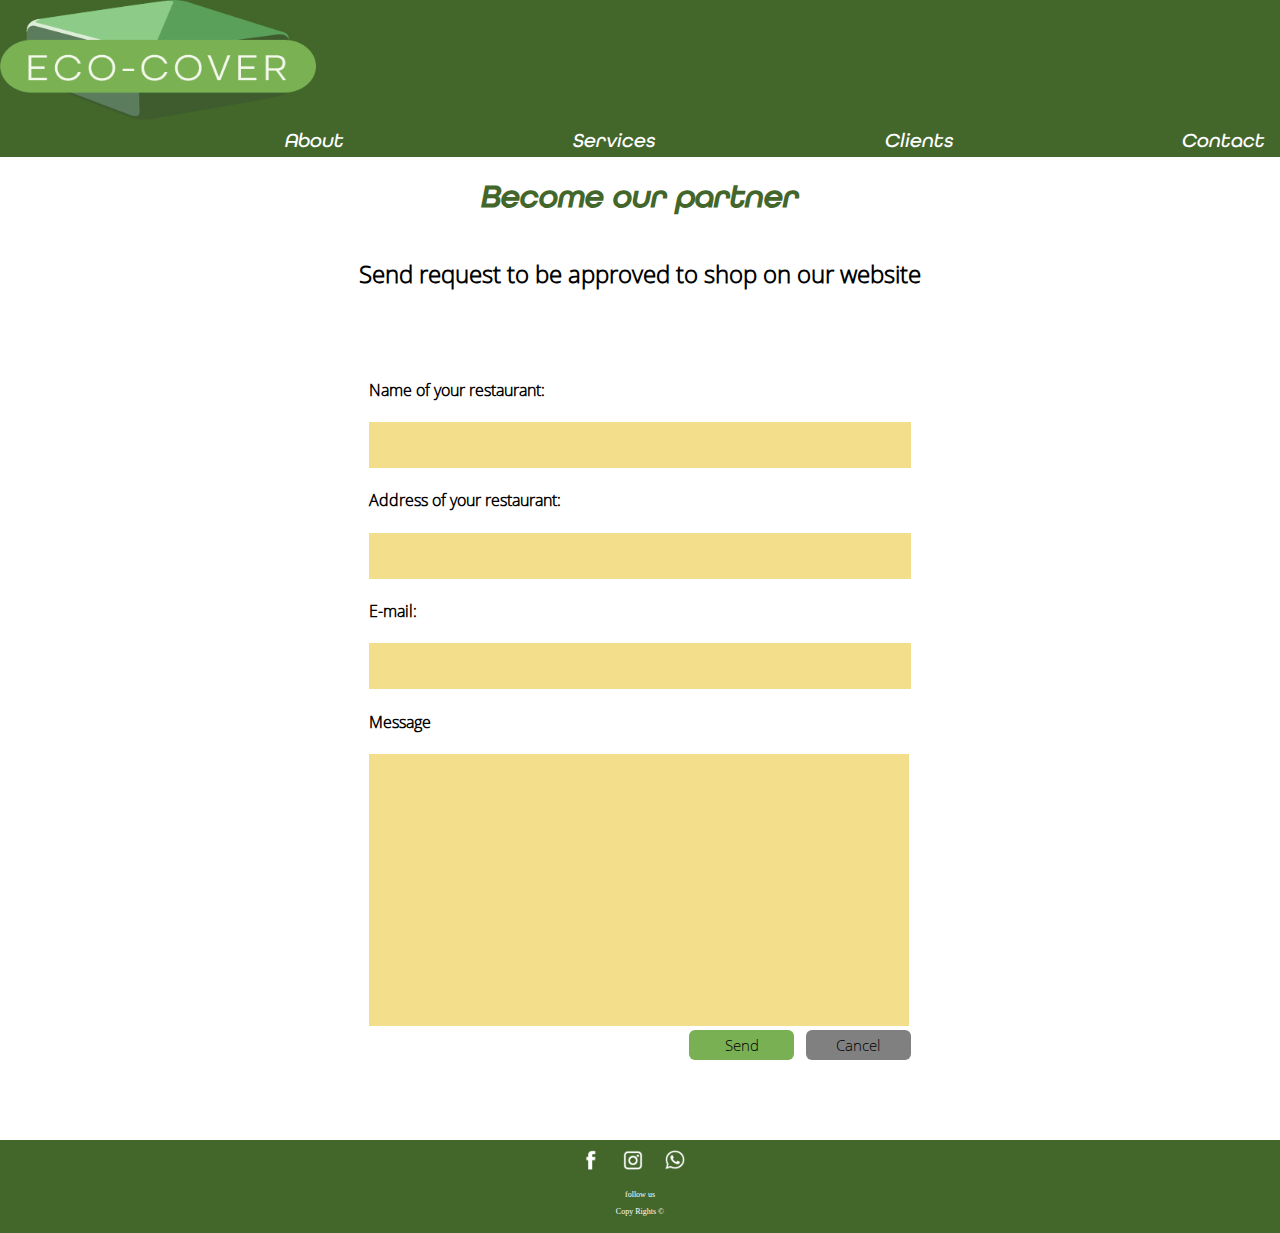
<file: Proiect/index.html>
<!DOCTYPE html>
<html lang="en">
<head>
    <meta charset="UTF-8">
    <meta http-equiv="X-UA-Compatible" content="IE=edge">
    <meta name="viewport" content="width=device-width, initial-scale=1.0">
    <title>Document</title>
    <link rel="stylesheet" href="style.css">
</head>
<body>
    <header>
        <img src="graphic1.png" alt="logo" style="width: fit-content;">
    
        <nav>
    <div class="sidenav">
        <button class="dropdown-btn"><img src="icondrop.png" alt="icondrop">
          <i class="fa fa-caret-down"></i>
        </button>
        <div class="dropdown-container">
        <a href="#about">About</a>
        <a href="#services">Services</a>
        <a href="#clients">Clients</a>
        <a href="#contact">Contact</a>
        </div>
      </div>
      <nav class="navdesktop">
      <a href="#about">About</a>
        <a href="#services">Services</a>
        <a href="#clients">Clients</a>
        <a href="#contact">Contact</a>

    </nav>
</header>


    <section class="headers">
<h1 class="h1">Become our partner</h1>
<h2 class="h2">Send request to be approved to shop on our website</h2>
</section>

<section class="mainsection">
    <form action="request">
            <h4>Name of your restaurant:</h4>
            <input type="text" class="input1">
            
            <h4>Address of your restaurant:</h4>
            <input type="text" class="input1">

            <h4>E-mail:</h4>
            <input type="email" class="input1">

            <h4>Message</h4>
            <textarea rows="7" cols="2" class="input2"></textarea>

            <section class="buttons">
            <input type="submit" value="Send" class="send">
            <input type="reset" value="Cancel" class="cancel"> 
            </section>
    </form>
</section>


<style>
    footer{
        background-color:#43662B ;
        position: relative;
        left: 0;
        bottom: 0;
        width: 100%;
        color: white;
        text-align: center;
        font-family: opensans;
        font-size: 8px;
        
    
    }
    .socialico{
        width: 20px ;
        padding: 10px;
    
    }
    .anotationframe{
        margin: 15px;
    }
    </style>
    
    
    <footer>
        <container class="socialframe">
            <a href="default.asp"><img class="socialico"src="face.png"></a>
            <a href="default.asp"><img class="socialico"src="insta.png"></a>
            <a href="default.asp"><img class="socialico"src="wats.png"></a>
        </container>
        <container class="anotationframe">
            <p>follow us</p>
            <p>Copy Rights ©</p>
        </container>
    </footer>

</body>
<script>
//* Loop through all dropdown buttons to toggle between hiding and showing its dropdown content - This allows the user to have multiple dropdowns without any conflict */
var dropdown = document.getElementsByClassName("dropdown-btn");
var i;

for (i = 0; i < dropdown.length; i++) {
  dropdown[i].addEventListener("click", function() {
    this.classList.toggle("active");
    var dropdownContent = this.nextElementSibling;
    if (dropdownContent.style.display === "block") {
      dropdownContent.style.display = "none";
    } else {
      dropdownContent.style.display = "block";
    }
  });
}
</script>
</html>
</file>
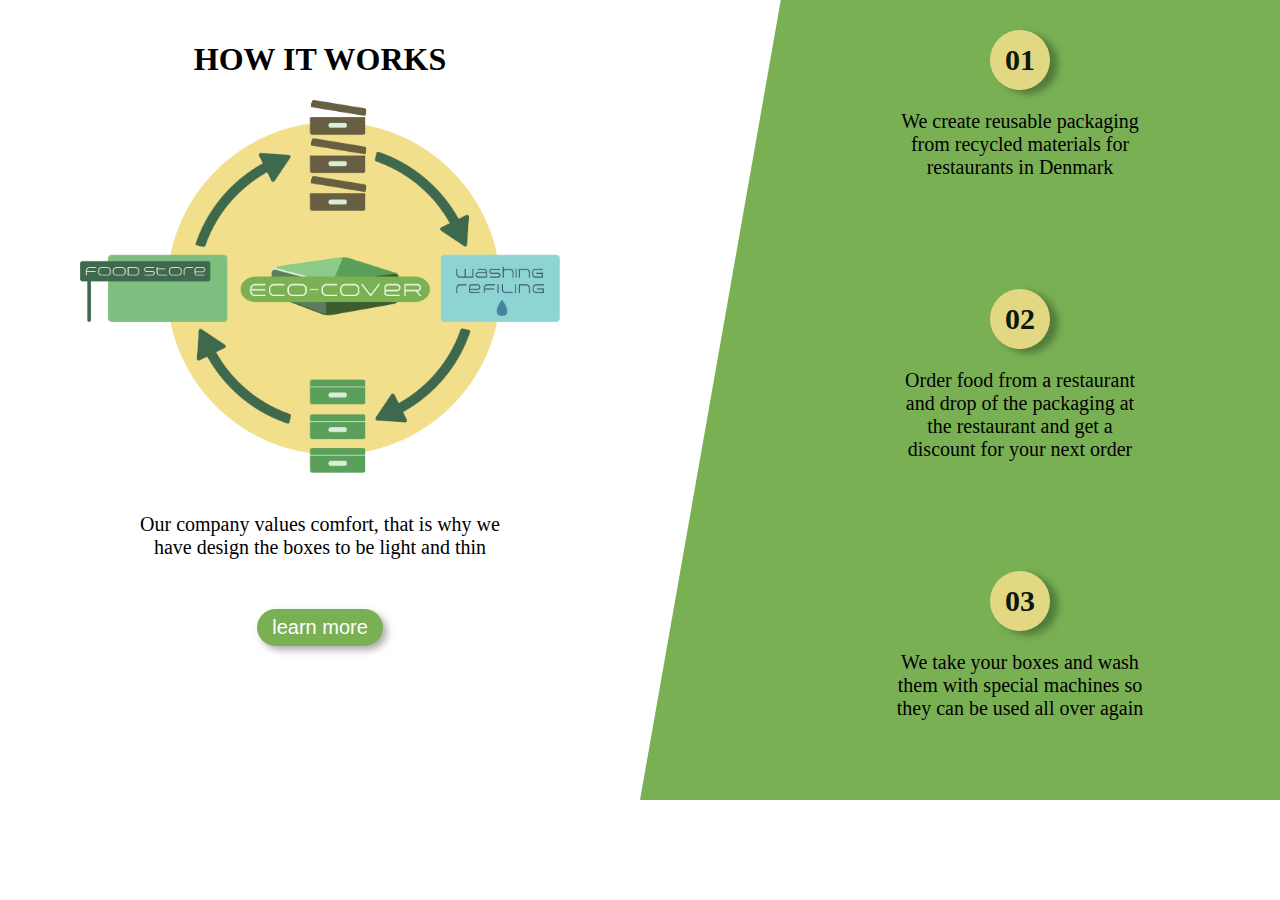
<file: howitworks/how-it-works.html>
<!DOCTYPE html>

<html lang="en">


<head>
    <meta charset="UTF-8">
    <meta name="viewport" content="width=device-width, initial-scale=1.0">
    <title>Ecocover</title>
    <link rel="stylesheet" href="how-it-works-style.css">

</head>


<Body class="boarder">



    <section class="main">


        <section class="visual">

            <h1>how it works</h1>
            <img class="diagram" src="diagram.png" alt="">
            <p>Our company values comfort, that is why we have design the boxes to be light and thin</p>
            
            <button class="learn-more" onclick="window.location.href='#';"> learn more</button>

        </section>

        <section class="what-to-do">

            <div class="steps">
                <h2>01</h2>
            </div>

            <div class="description">
                <p>We create reusable packaging from recycled materials for restaurants in Denmark</p>

            </div>

            <div class="steps">
                <h2>02</h2>
            </div>

            <div class="description">
                <p>Order food from a restaurant and drop of the packaging at the restaurant and get a discount for your next order</p>

            </div>


            <div class="steps">
                <h2>03</h2>
            </div>

            <div class="description">
                <p>We take your boxes and wash them with special machines so they can be used all over again</p>

            </div>

        </section>

    </section>




</Body>
</file>
<file: Proiect/style.css>
@media  (min-width: 750px) {

body {
    margin: 0px;
    display: flex;
    flex-direction: column;
}

header {
    background-color: #43662B;
    margin: 0px;
    
}

.sidenav {
    display: none;
}
.navdesktop {
    display: flex;
    justify-content: space-between;
    width: 1000px;
    float: right;
}

.navdesktop a {
    text-decoration-line: none;
    color: #fff;
    font-family: gothic;
    font-size: 20px;
    padding: 5px;
    margin-right: 10px;
}

header img {
    height: 120px;
    width: 120px;
}

.headers {
   display: flex;
   justify-content: center;
   flex-direction: column;
   align-items: center;
}
.h1 {
    font-family: gothic;
    color: #43662B;
}
.h2 {
    font-family: sansopen ;
}

h4 {
    font-family: sansopen;
}



.input1 {
    background-color: #F2DE8B;
    width: 40em;
    height: 3em;
    border-color: transparent;
    
}
.input2 {
    background-color: #F2DE8B;
    border-color: transparent;
}
textarea {
    resize: none;
    width: 40em;
    height: 20em;
  }

.mainsection {
   display: flex;
   justify-content: center;
   padding: 3em;
   margin-bottom: -20em;
   
   
}
.buttons {
    margin-left: 20em;
    display: flex;
    justify-content: space-between;
    
    
}

.buttons input {
    border-radius: 6px;
    border-color: transparent;
    height: 2em;
    font-family: sansopen;
    width: 7em;
    font-size: 15px;
    
    
    
}

.send {
    width: 8em;
    background-color: #7ab054;
}
.cancel {
    background-color: #808080;
    width: 8em;
}

footer {
    background-color: #43662B;
    margin-top: 22rem;
}
}


/*Font adding*/

@font-face {
    font-family: gothic;
    src: url(gothic.ttf);
   
}

@font-face {
    font-family: sansopen;
    src: url(sansopen.ttf);
}


/*media query for mobile*/



@media  (max-width: 750px) {
    body {
        margin: 0px;
        
    }
    
    header {
        margin: 0px;
        background-color: #43662B;
    }
    header img{
        height: 40px;
    }
    .headers {
       display: flex;
       justify-content: center;
       flex-direction: column;
       align-items: center;
       padding: 10px;
    }
    .h1 {
        font-family: gothic;
        color: #43662B;
        font-size: 20px;
    }
    .h2 {
        font-family: sansopen ;
        font-size: 16px;
        margin-left: 2rem;
    }
    
    h4 {
        font-family: sansopen;
        font-size: 13px;
    }
    
    
    footer {
        background-color: #43662B;
        margin: 0px;
        margin-top: 25em;
    }
    .input1 {
        background-color: #F2DE8B;
        width:18rem ;
        height: 2rem;
        border-color: transparent;
        
    }
    .input2 {
        background-color: #F2DE8B;
        border-color: transparent;
    }
    textarea {
        resize: none;
        width: 18rem;
        height: 18rem;
      }
    
    .mainsection {
       display: flex;
       justify-content: center;
       padding: 3px;
       margin-bottom: -10em;
       margin-left: 1em;
       
       
    }
    .buttons {
        margin-left: 3em;
        padding: 5px;
    }
    
    .buttons input {
        border-radius: 16px;
        border-color: transparent;
        height: 2em;
        font-family: sansopen;
        
    }
    
    .send {
        width: 8em;
        background-color: #7ab054;
    }
    .cancel {
        background-color: #808080;
        width: 8em;
    }

    /* Fixed sidenav, full height */
.sidenav {
    
position: absolute;
  top: 0;
  right: 25px;
  margin-left: 50px;
  text-decoration: none;
    font-size: 20px;
    color: #fff;
    width:100%;
    text-align: center;
    cursor: pointer;
    outline: none;
  }
  
  /* Style the sidenav links and the dropdown button */
 .dropdown-btn {
    
    text-decoration: none;
    font-size: 20px;
    color: #fff;
    float: right;
    background: none;
    border: none;
    width:50px;
    text-align: center;
    cursor: pointer;
    outline: none;

  }
  
  /* Dropdown container (hidden by default). Optional: add a lighter background color and some left padding to change the design of the dropdown content */
  .dropdown-container {
    display: none;
    margin-top: 43px;
    margin-right: -75px;
    height: 300px;
    width: 110px;
    background-color: #43662B;
    padding: 10px;
    float: right;

    
    
  }

  .dropdown-container a {
      text-decoration-line: none;
      display: flex;
      justify-content: space-between;
      justify-content: left;
      flex-direction: column;
      padding: 20px;
      color: #fff;
      font-family: gothic;
  }
  
  .navdesktop {
      display: none;
  }

    }
</file>
<file: howitworks/how-it-works-style.css>
.boarder{
    margin:30px;
}

.visual{
    display: flex;
    flex-direction: column;

}

.visual h1{
    text-align: center;
    text-transform: uppercase;
}
    
.diagram{
    width: 100%;
}

.visual p {
    text-align: center;
    margin-top: 20px;
    margin-left: auto;
    margin-right: auto;
    font-size: 20px;
 
    
}



.learn-more{
    margin: auto;
    border: none;
    width: auto;
    padding: 7px;
    padding-left: 15px;
    padding-right: 15px;
    border-radius: 30px;
    text-align: center;
    font-size: 20px;
    font-family: 'Open Sans', sans-serif;
    cursor: pointer;
    background-color: #7AB054;
    color: #fff;
    box-shadow: 4px 4px 7px #68666688;
}


.what-to-do{
    align-items: center;
    display: flex;
    flex-direction: column;

}

.what-to-do h2{
    margin: 0;
}

.steps{
    opacity: 87%;
    border-radius: 50%;
    font-size: 20px;
    text-align: center;
    background-color: #F2DE8B;
    line-height: 60px;
    width: 60px;
    height: 60px;
    margin-top: 40px;
    z-index: 1;

}

.description{
    text-align: center;
    font-size: 20px;
    background-color: #7AB054;
    margin-top:-30px;
    margin-bottom: 30px;
    padding:30px;
    border-radius: 20px;
    box-shadow: 8px 8px 7px #8888;
    
}

 

@media (min-width: 1000px) {
    
    .boarder{
        margin: 0;
  
        
    }
    
    .main{
        display: flex;
       
    }
    .diagram{
        width: 75%;
        margin-bottom: 20px; 
          
    }
    
    .visual{
        flex: 50%;
        align-items: center;
        margin-top: 20px;
    }

    
    .visual p {
        width: 400px;

    }
    
    .what-to-do{

        flex: 50%;
        align-items: center;
        background-color: #7AB054;
        clip-path: polygon(22% 0, 100% 0, 100% 100%, 0 100%);
    }

    .description{
        width: 40%;
        box-shadow: none;
        margin-left: 120px;


    }

    .steps{
        margin-top: 30px;
        margin-left: 120px;
        box-shadow: 8px 4px 7px #203f1c88;

    
    }

    .learn-more{
        margin-top:30px;
    }
    
    
    
    }
</file>
